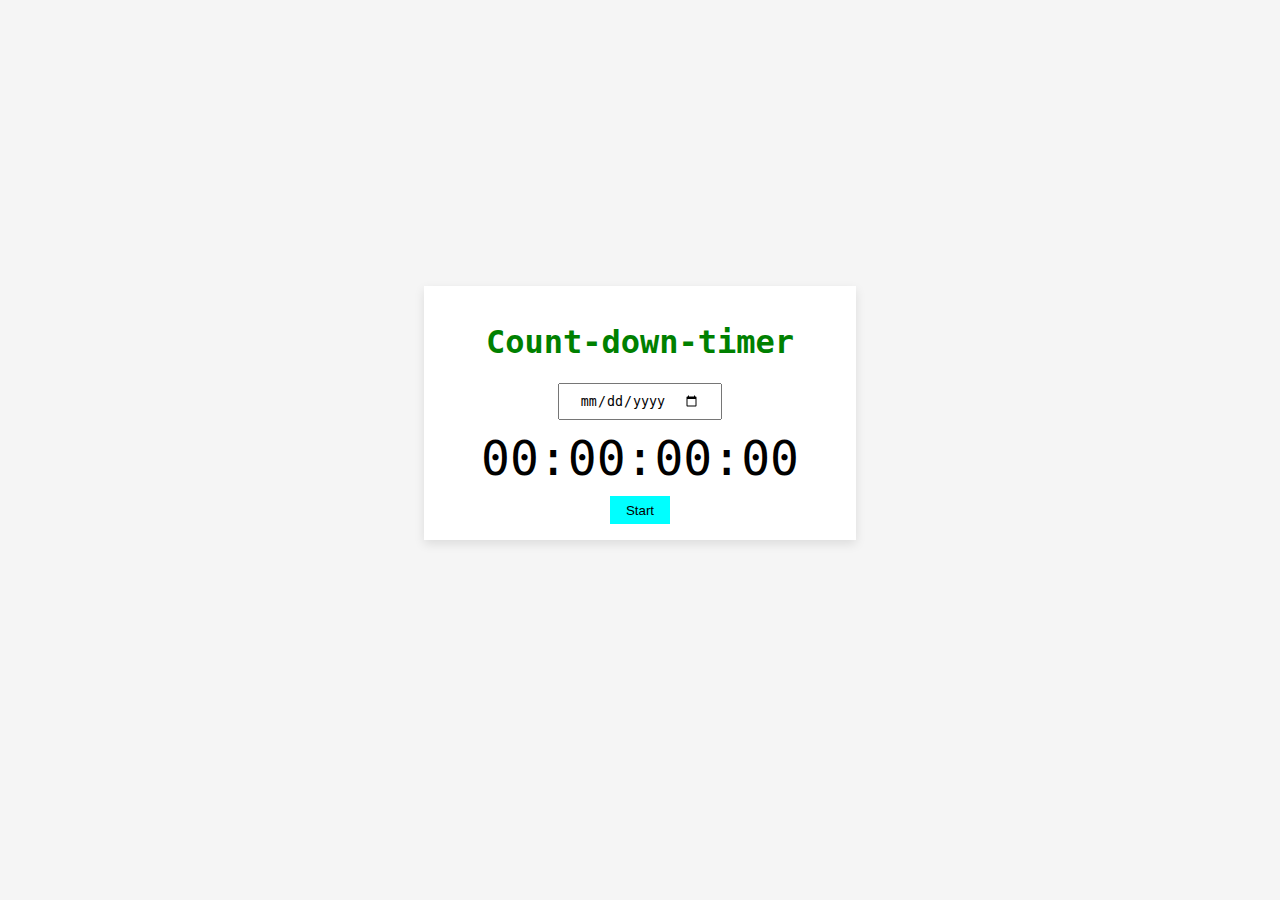
<file: count-down-timer/index.html>
<!DOCTYPE html>
<html lang="en">
<head>
    <meta charset="UTF-8">
    <meta name="viewport" content="width=device-width, initial-scale=1.0">
    <title>Countdown-timer</title>
    <link rel="stylesheet" href="styles.css">
</head>
<body>
    <div class="container">
        <h1>Count-down-timer</h1>
        <input class="input" type="date">
        <span class="timer">00:00:00:00</span>
        <button class="btn">Start</button>
    </div>
    <script src="script.js"></script>
</body>
</html>
</file>
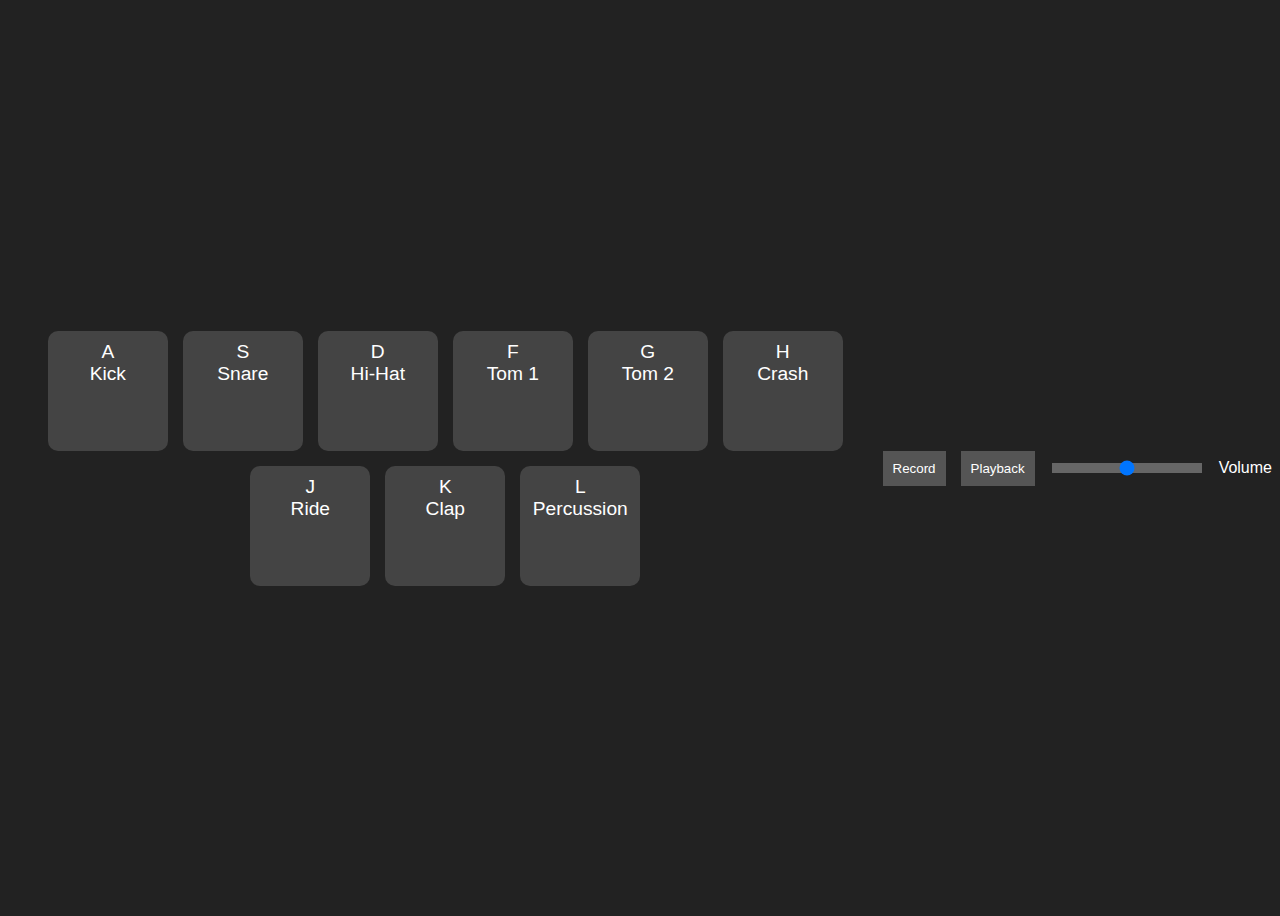
<file: drum-kit/index.html>
<!DOCTYPE html>
<html lang="en">
<head>
  <meta charset="UTF-8">
  <meta name="viewport" content="width=device-width, initial-scale=1.0">
  <title>Advanced Drum Kit</title>
  <link rel="stylesheet" href="styles.css">
</head>
<body>
  <div class="drum-kit">
    <div class="drum" data-key="65" id="kick">A<br>Kick</div>
    <div class="drum" data-key="83" id="snare">S<br>Snare</div>
    <div class="drum" data-key="68" id="hihat">D<br>Hi-Hat</div>
    <div class="drum" data-key="70" id="tom1">F<br>Tom 1</div>
    <div class="drum" data-key="71" id="tom2">G<br>Tom 2</div>
    <div class="drum" data-key="72" id="crash">H<br>Crash</div>
    <div class="drum" data-key="74" id="ride">J<br>Ride</div>
    <div class="drum" data-key="75" id="clap">K<br>Clap</div>
    <div class="drum" data-key="76" id="perc">L<br>Percussion</div>
  </div>

  <div class="controls">
    <button id="record">Record</button>
    <button id="playback">Playback</button>
    <input type="range" id="volume" min="0" max="1" step="0.1" value="0.5">
    <label for="volume">Volume</label>
  </div>

  <script src="script.js"></script>
</body>
</html>
</file>
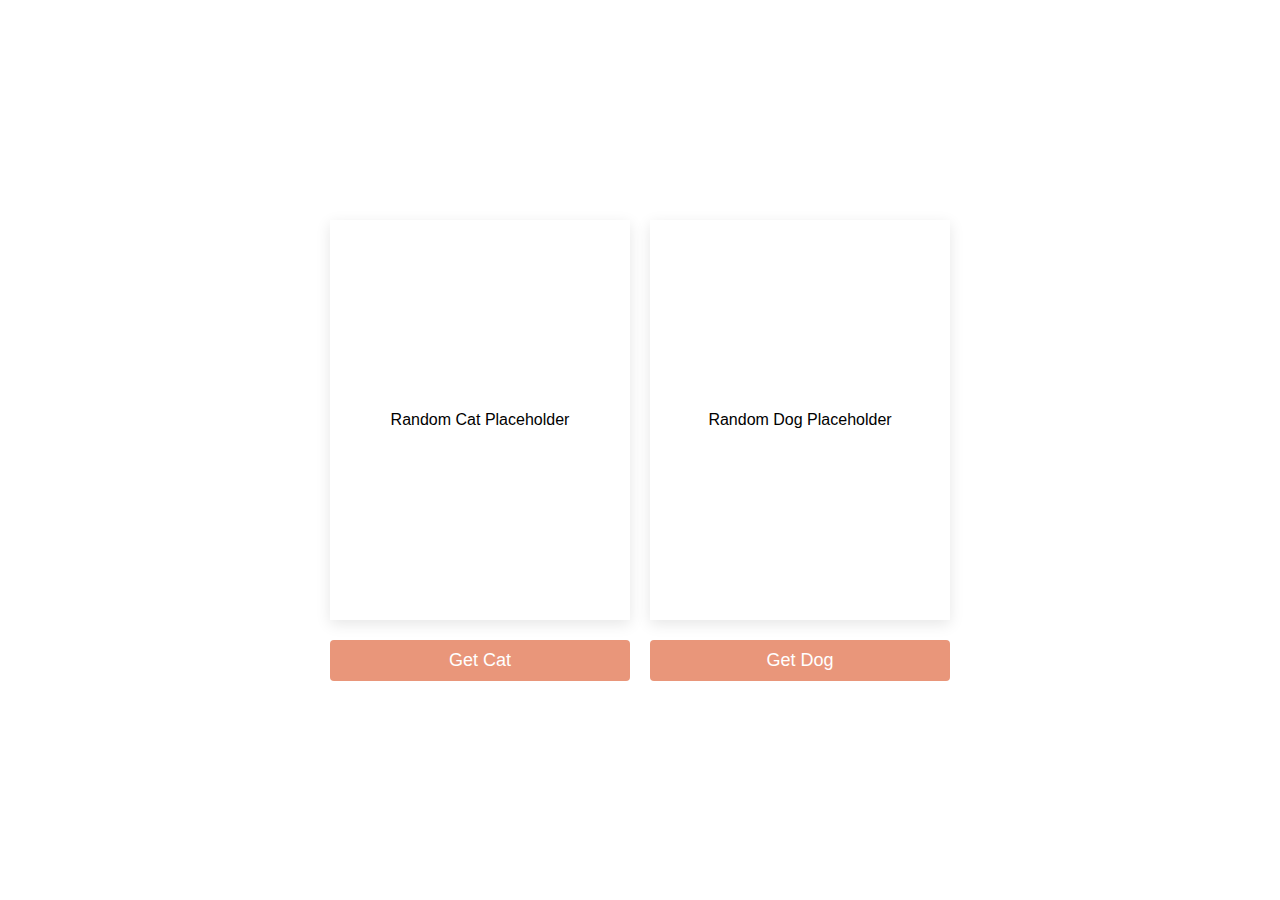
<file: fetch-api/index.html>
<!DOCTYPE html>
<html lang="en">
<head>
    <meta charset="UTF-8">
    <meta name="viewport" content="width=device-width, initial-scale=1.0">
    <title>Fetch-Api</title>
    <link rel="stylesheet" href="styles.css">
</head>
<body>
    <div class="results">
        <div id="cat_result" class="result">
            <p>Random Cat Placeholder</p>
        </div>
        <div id="dog_result" class="result">
            <p>Random Dog Placeholder</p>
        </div>
    </div>
     <div class="buttons">
        <button id="cat_btn">Get Cat</button>
        <button id="dog_btn">Get Dog</button>
     </div>
    <script src="script.js"></script>
</body>
</html>
</file>
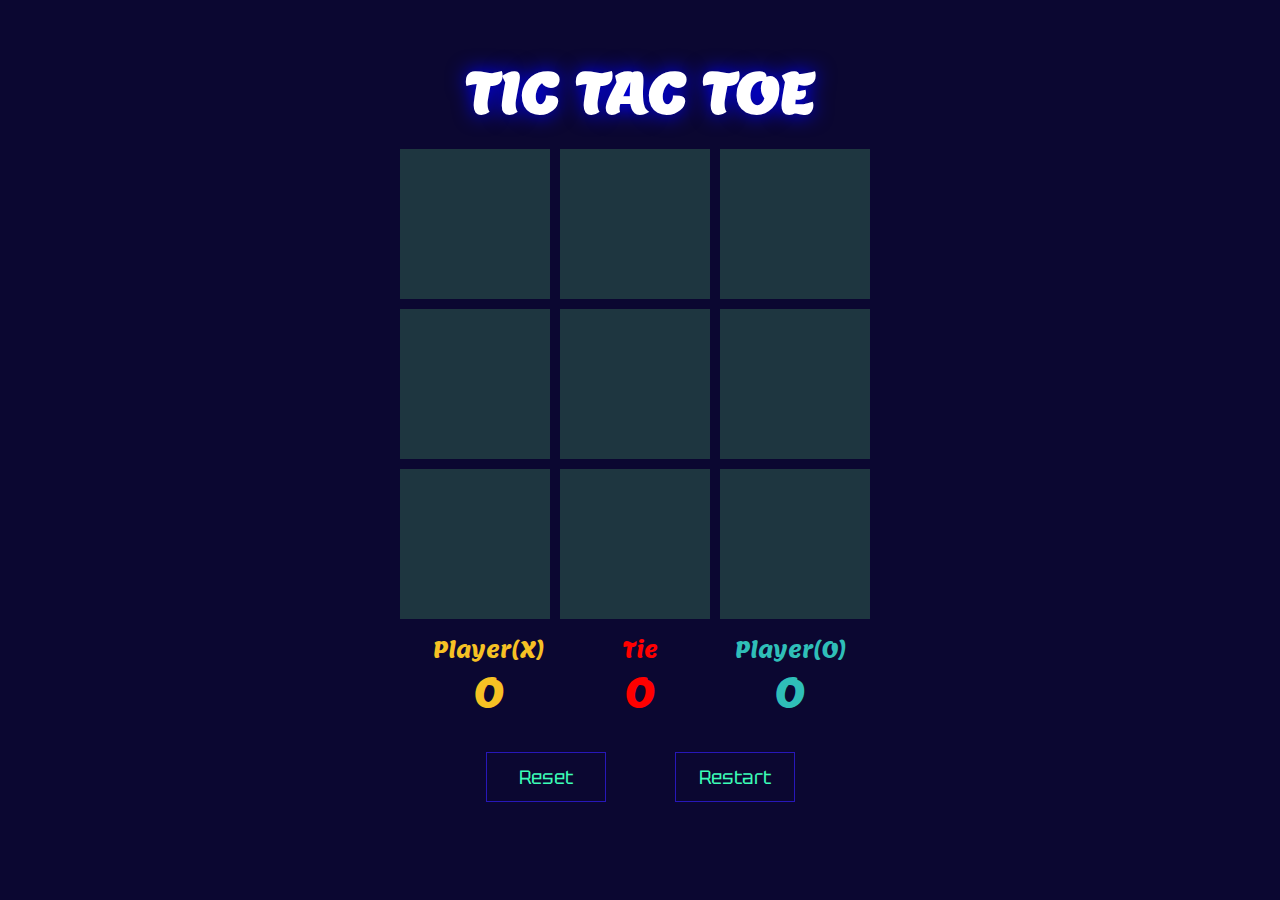
<file: my-Tic-Tac-Toe/index.html>
<!DOCTYPE html>
<html lang="en">
  <head>
    <meta charset="UTF-8" />
    <meta name="viewport" content="width=device-width, initial-scale=1.0" />
    <title>tic-tac-toe</title>
    <link rel="stylesheet" href="styles.css" />
  </head>
  <body>
    <div class="game-container">
      <h1 class="game-title">Tic Tac Toe</h1>
      <div class="box-grid">
        <button id="1" class="box"></button>
        <button id="2" class="box"></button>
        <button id="3" class="box"></button>
        <button id="4" class="box"></button>
        <button id="5" class="box"></button>
        <button id="6" class="box"></button>
        <button id="7" class="box"></button>
        <button id="8" class="box"></button>
        <button id="9" class="box"></button>
      </div>
      <div class="players-container">
        <div class="player-score">
          <span class="player-1">Player(X)</span><br />
          <span class="player-1-score">0</span>
        </div>
        <div class="player-score">
          <span class="tie">Tie</span><br />
          <span class="tie-score">0</span>
        </div>
        <div class="player-score">
          <span class="player-2">Player(O)</span><br />
          <span class="player-2-score">0</span>
        </div>
      </div>
      <div class="buttons">
        <button class="btn reset">Reset</button>
        <button class="btn restart">Restart</button>
      </div>
      <audio id="winSound" src="wining.mp3" preload="auto"></audio>
      <audio id="tieSound" src="no-winner.mp3" preload="auto"></audio>
    </div>
    <script src="script.js"></script>
  </body>
</html>
</file>
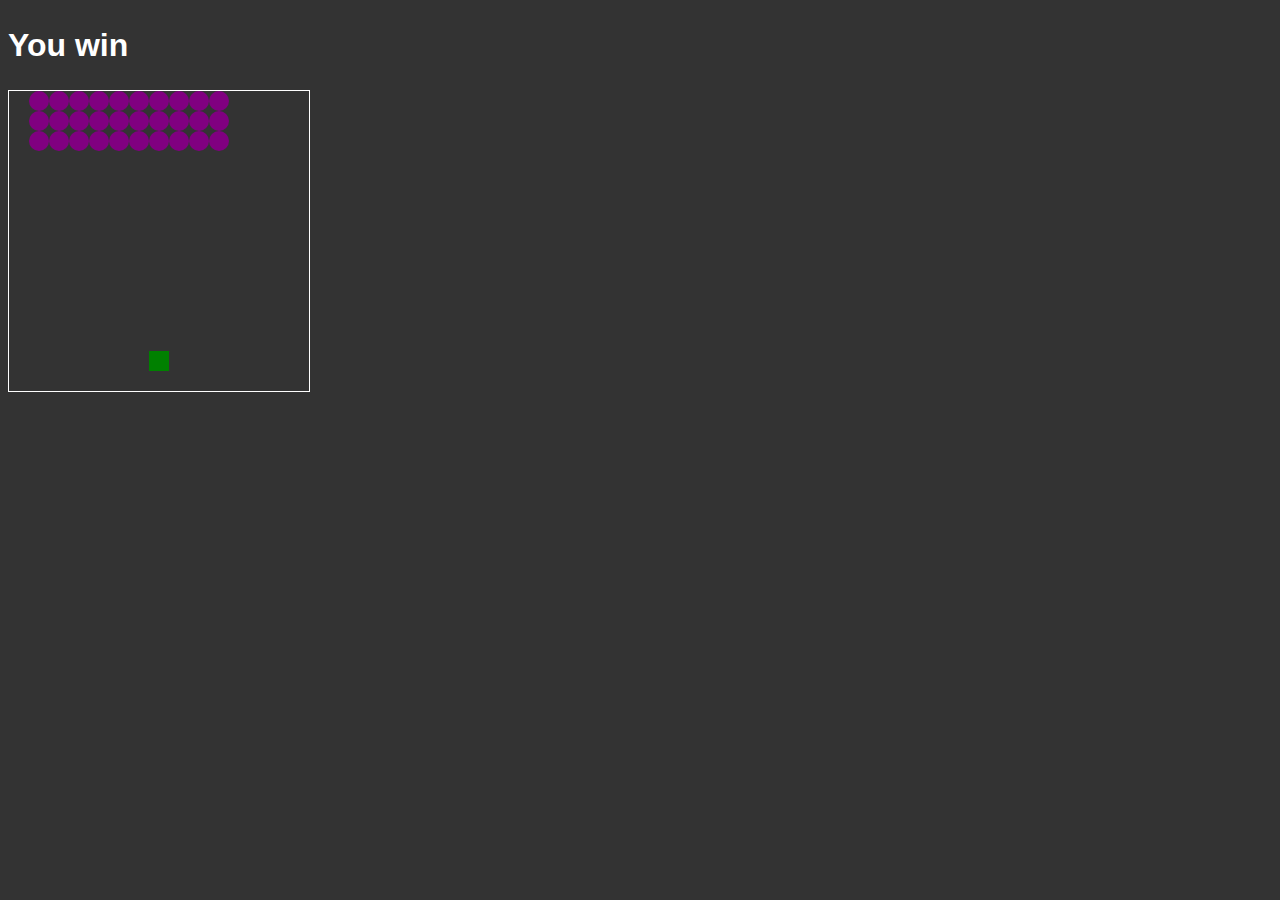
<file: space-invaders-game/index.html>
<!DOCTYPE html>
<html lang="en">
<head>
    <meta charset="UTF-8">
    <meta name="viewport" content="width=device-width, initial-scale=1.0">
    <title>space-invaders</title>
    <link rel="stylesheet" href="styles.css">
</head>
<body>
    <div class="container">
        <h2 class="result">You win</h2>
        <div class="grid"></div>
    </div>

    <script src="script.js"></script>
</body>
</html>
</file>
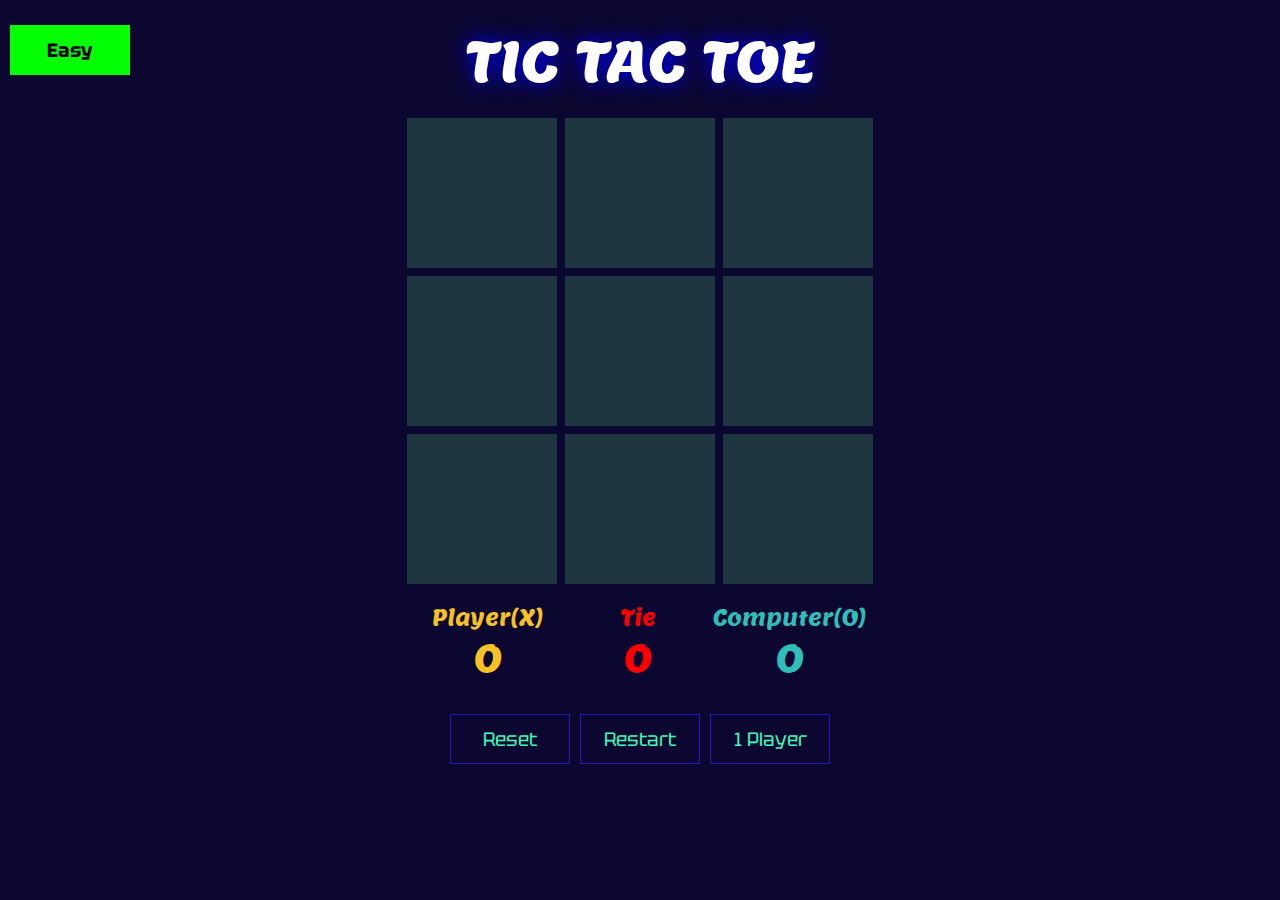
<file: tic-tac-toe/index.html>
<!DOCTYPE html>
<html>
    <head>
        <meta charset="utf-8">
        <meta http-equiv="X-UA-Compatible" content="IE=edge">
        <title>Tic Tac Toe</title>
        <meta name="description" content="">
        <meta name="viewport" content="width=device-width, initial-scale=1">
        <link rel="stylesheet" href="styles.css">
    </head>
    <body>
        <buttton class="change-difficulty noSelect">Easy</buttton>
        <div class="game-container noSelect">
            <div class="header">tic tac toe</div>
            <div class="game-board">
                <div class="cell" id="cell-1"></div>
                <div class="cell" id="cell-2"></div>
                <div class="cell" id="cell-3"></div>
                <div class="cell" id="cell-4"></div>
                <div class="cell" id="cell-5"></div>
                <div class="cell" id="cell-6"></div>
                <div class="cell" id="cell-7"></div>
                <div class="cell" id="cell-8"></div>
                <div class="cell" id="cell-9"></div>
            </div>
            <div class="game-result-container">
                <div class="box-result gold win-x">
                    <p class="player-name-1">player(x)</p>
                    <p class="res-num" id="pt-x">0</p>
                </div>
                <div class="box-result red no-win">
                    <p>tie</p>
                    <p class="res-num" id="pt-tie">0</p>
                </div>
                <div class="box-result blue win-o">
                    <p class="player-name-2">computer(o)</p>
                    <p class="res-num" id="pt-o">0</p>
                </div>
            </div>
            <div class="buttons">
                <button class="reset-btn btn">Reset</button>
                <button class="restart-btn btn">Restart</button>
                <button class="change-mode btn">1 Player</button>
            </div>
        </div>
        <div class="warning-box choose-box">
            <h2>You will lose the data for the current mode. Continue?</h2>
            <div class="choose-btns">
                <button class="yes-btn btn choose-btn-1">Yes</button>
                <button class="no-btn btn choose-btn-2">No</button>
            </div>
        </div>
        <div class="difficulty-box choose-box">
            <h2>Choose difficulty vs Computer</h2>
            <div class="choose-btns">
                <button class="easy-btn btn choose-btn-1">Easy</button>
                <button class="hard-btn btn choose-btn-2">Impossible</button>
            </div>
        </div>
        <audio id="winSound" src="wining.mp3" preload="auto"></audio>
        <audio id="tieSound" src="no-winner.mp3" preload="auto"></audio>
        <script src="script.js" async></script>
    </body>
</html>
</file>
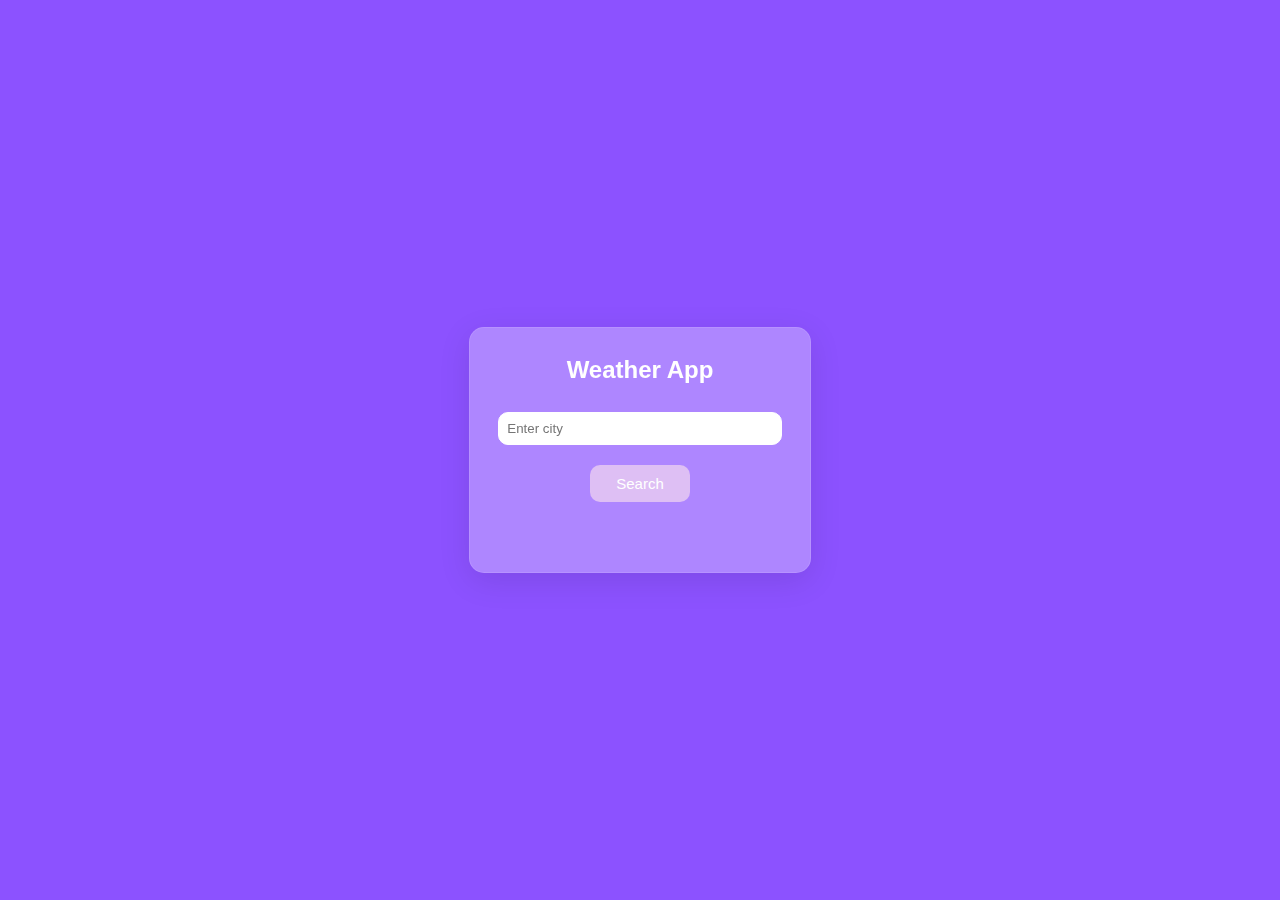
<file: weather-app/index.html>
<!DOCTYPE html>
<html lang="en">
<head>
    <meta charset="UTF-8">
    <meta name="viewport" content="width=device-width, initial-scale=1.0">
    <title>Weather App</title>
    <link rel="stylesheet" href="./styles.css">
</head>
<body>
    <div id="weather-container">
        <h2>Weather App</h2>
        <input type="text" id="city" placeholder="Enter city">
        <button onclick="getWeather()">Search</button>

        <img id="weather-icon" alt="Weather Icon">

        <div id="temp-div"></div>

        <div id="weather-info"></div>

        <div id="hourly-forecast"></div>
    </div>
    <script src="./script.js"></script>
</body>
</html>
</file>
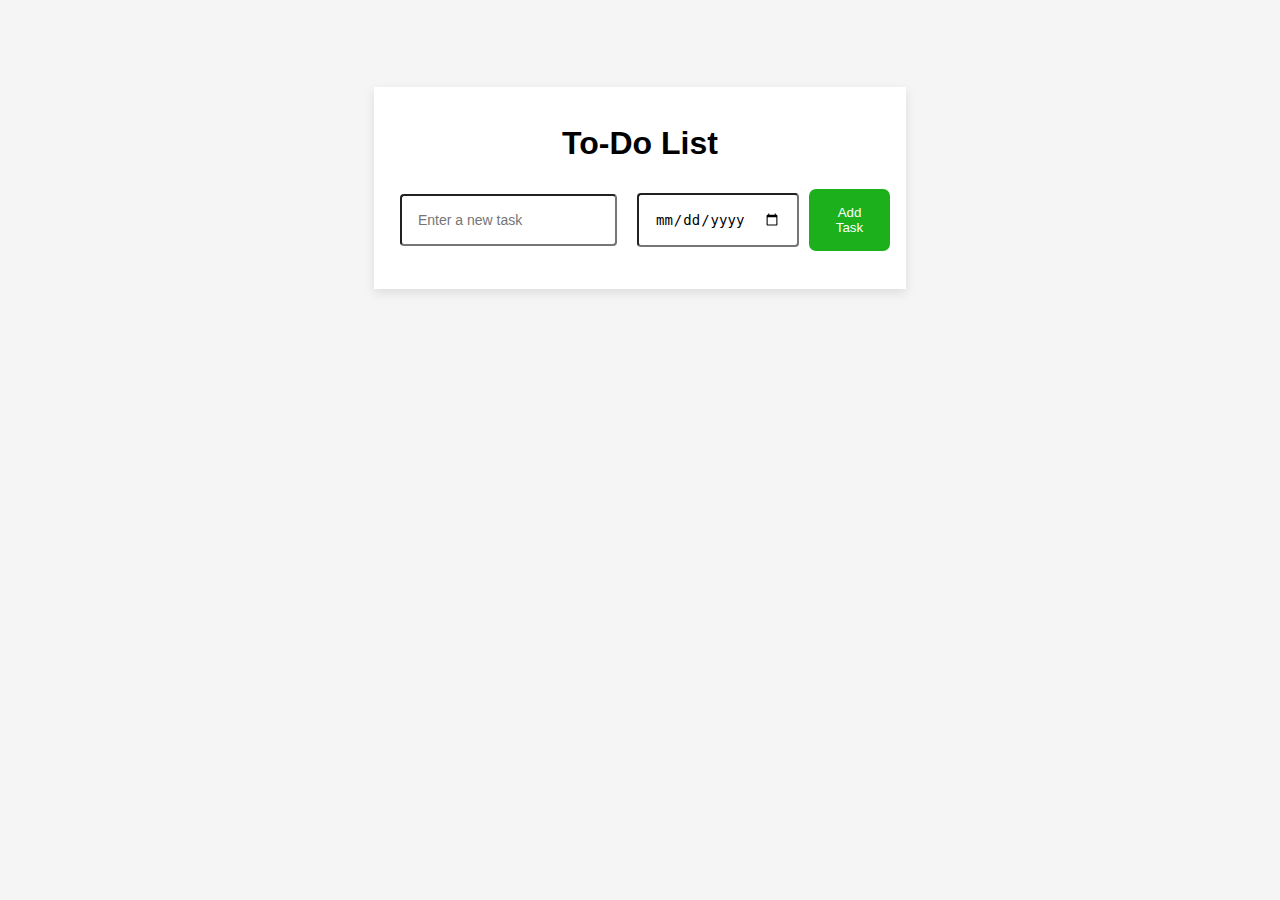
<file: to-do-list/home.html>
<!DOCTYPE html>
<html lang="en">
<head>
    <meta charset="UTF-8">
    <meta name="viewport" content="width=device-width, initial-scale=1.0">
    <title>My-To-Do-List</title>
    <link rel="stylesheet" href="home.css">
</head>
<body>
    <div class="container">
        <h1 class="todo-title">To-Do List</h1>
        <div class="task-input">
            <input class="task-text" placeholder="Enter a new task" input="text">
            <input class="task-date" type="date">
            <button class="btn add-btn">Add Task</button>
        </div>
        <ul class="task-list"></ul>       
    </div>

    <script src="home.js"></script>
</body>
</html>
</file>
<file: count-down-timer/styles.css>
body{
    font-family: monospace;
    height: 90vh;
    display: flex;
    align-items: center;
    justify-content: center;
    background-color: whitesmoke;
    font-size: 1rem;
}
.container{
    background-color: white;
    box-shadow: 0 4px 10px rgba(0, 0, 0, 0.1);
    padding: 1rem;
    display: flex;
    flex-flow: column nowrap;
    text-align: center;
    align-items: center;
    width: 100%;
    max-width: 400px;
}
.input{
    padding: 8px 20px;
    margin-bottom: 10px;
}
h1{
    color: green;
}
.timer{
    font-size: 3rem;
}
.btn{
    padding: 0.4rem 1rem;
    margin-top: 10px;
    background-color: aqua;
    border: none;
}
</file>
<file: drum-kit/styles.css>
body {
    display: flex;
    justify-content: center;
    align-items: center;
    height: 100vh;
    background-color: #222;
    color: white;
    font-family: sans-serif;
  }
  
  .drum-kit {
    display: flex;
    flex-wrap: wrap;
    justify-content: center;
    gap: 15px;
  }
  
  .drum {
    width: 100px;
    height: 100px;
    background: #444;
    border-radius: 10px;
    text-align: center;
    padding: 10px;
    cursor: pointer;
    user-select: none;
    font-size: 1.2rem;
    transition: 0.1s ease;
  }
  
  .drum.active {
    background-color: #ff6347;
    box-shadow: 0 0 10px rgba(255, 99, 71, 0.5);
  }
  
  .controls {
    margin-top: 20px;
    display: flex;
    gap: 15px;
    align-items: center;
  }
  
  input[type="range"] {
    appearance: none;
    width: 150px;
    height: 10px;
    background: #666;
  }
  
  button {
    background-color: #555;
    border: none;
    color: white;
    padding: 10px;
    cursor: pointer;
    transition: 0.2s ease;
  }
  
  button:hover {
    background-color: #777;
  }
</file>
<file: fetch-api/styles.css>
body{
    background-image: linear-gradient((180deg, rgba(247, 247, 247, 1) 23.8%, rgba(242, 221, 221, 1) 92%));
    font-family: sans-serif;
    display: flex;;
    align-items: center;
    justify-content: center;
    flex-direction: column;
    height: 100vh;
    margin: 0;
}
.results {
    display: flex;
    align-items: center;
    justify-content: center;
}
.result {
    display: flex;
    align-items: center;
    box-shadow: 0 4px 14px rgba(0, 0, 0, 0.1);
    justify-content: center;
    background-color: #fff;
    margin: 10px;
    height: 400px;
    width: 300px;
}
.result img {
    object-fit: cover;
    width: 100%;
    height: 100%;
}
.buttons{
    display: flex;
    align-items: center;
    justify-content: center;
}
button{
    background-color: darksalmon;
    border: 0;
    border-radius: 4px;
    color: #fff;
    font-size: 18px;
    padding: 10px;
    margin: 10px;
    width: 300px;
}
button:active {
    transform: scale(0.98);
}
</file>
<file: my-Tic-Tac-Toe/styles.css>
@import url('https://fonts.googleapis.com/css2?family=Lemon&family=Open+Sans:wght@300;400&family=Tektur&display=swap');

:root {
    --background-color: #0b0731;
    --header-text-color: white;
    --cell-background: #1e3640;
    --gold-color: #f6c124;
    --blue-color: #2fbeb8;
    --border-color: #2717b9;
    --button-text-color: #3cfdb7;
    --lose-color: red;
    --win-color: #04ff04;
}

*{
    box-sizing: border-box;
    padding: 0;
    margin: 0;
}
body{
    font-family: 'Lemon', serif;
    background-color: var(--background-color);
    position: relative;
}
.result{
    left: 10;
    width: 600px;
    color: coral;
    font-size: 4rem;
    position: fixed;
    top: 180px;

}
.game-container{
    max-width: 600px;
    margin: 40px auto;
    padding: 1rem;
    box-sizing: border-box;
    text-align: center;
}
.game-title{
    font-size: 3.5rem;
    text-transform: uppercase;
    color: var(--header-text-color);
    text-shadow: 0px 0px 20px blue;
    margin-bottom: 20px;
}
.box-grid{
    display: grid;
    grid-template-columns: repeat(3, 160px);
    place-content: center;
    row-gap: 10px;
}
.box{
    padding: 1rem;
    width: 150px;
    height: 150px;
    font-size: 5rem;
    display: flex;
    justify-content: center;
    align-items: center;
    background-color: var(--cell-background);
    border: none;
    cursor: pointer;
}
.players-container{
    display: flex;
    justify-content: space-evenly;
    margin: 17px auto;   
    font-size: 1.3rem;
}

.player-score:first-child{
    color: var(--gold-color);
}
.player-1-score{
    font-size: 2.7rem;
}
.tie-score{
    font-size: 2.7rem;
}
.player-2-score{
    font-size: 2.7rem;
}
.player-score:last-child{
    color: var(--blue-color);
}
.player-score:nth-child(2){
    color: var(--lose-color);
}
.gold {
    color: var(--gold-color);
}
.blue{
    color: var(--blue-color);
}

.btn{
    padding: 0.7rem 1.2rem;
    margin: 1rem 2rem;
    font-size: 1.2rem;
    background-color: inherit;
    color: var(--button-text-color);
    outline: none;
    border: 1px solid;
    border-color: var(--border-color);
    cursor: pointer;
    font-family: 'Tektur', sans-serif;
    width: 120px;
    height: 50px;
}
.btn:active {
    transform: scale(0.96);
}
.win {
    color: var(--win-color);
    text-shadow: 0 0 20px green, 0 0 20px green, 0 0 20px green;
    animation: win 0.3s;
}

@keyframes win {
    from {
        font-size: 0;
    }
    to {
        font-size: 8rem;
    }
}
.lose {
    opacity: 0.5;
}
</file>
<file: space-invaders-game/styles.css>
body{
    background-color: #333;
    color: white;
    font-family: 'Segoe UI', Tahoma, Geneva, Verdana, sans-serif;  
}
.result{
    font-size: 2rem;
}
.grid{
    border: 1px solid white;
    width: 300px;
    height: 300px;
    display: flex;
    flex-wrap: wrap;
}
.grid div{
    width: 20px;
    height: 20px;
}
.invader{
    border-radius: 10px;
    background-color: purple;
}
.shooter{
    background-color: green;
}
.laser{
    background-color: yellow;
}
.boom{
    background-color: red;
}
</file>
<file: tic-tac-toe/styles.css>
@import url('https://fonts.googleapis.com/css2?family=Lemon&family=Open+Sans:wght@300;400&family=Tektur&display=swap');

:root {
    --background-color: #0b0731;
    --header-text-color: white;
    --cell-background: #1e3640;
    --gold-color: #f6c124;
    --blue-color: #2fbeb8;
    --border-color: #2717b9;
    --button-text-color: #3cfdb7;
    --lose-color: red;
    --win-color: #04ff04;
}

* {
    margin: 0;
    padding: 0;
    box-sizing: border-box;
}

body {
    width: 100%;
    background-color: var(--background-color);
    padding-top: 25px;
    display: flex;
    justify-content: center;
}

.header {
    font-family: 'Lemon', serif;
    font-size: 3.5rem;
    text-transform: uppercase;
    color: var(--header-text-color);
    text-shadow: 0px 0px 20px blue;
}

.game-container {
    width: 600px;
    height: 100%;
    background-color: var(--background-color);
    display: flex;
    flex-direction: column;
    align-items: center;
    gap: 20px;
    padding-bottom: 0;
}

.game-board {
    display: grid;
    grid-template-columns: repeat(3, 150px);
    grid-template-rows: repeat(3, 150px);
    gap: 8px;
    cursor: pointer;
}

.cell {
    width: 100%;
    background-color: var(--cell-background);
    display: flex;
    justify-content: center;
    align-items: center;
    font-size: 8rem;
    font-family: 'Open Sans', sans-serif;
}

.gold {
    color: var(--gold-color);
}

.blue {
    color: var(--blue-color);
}

.game-result-container {
    width: 454px;
    height: 90px;
    display: grid;
    grid-template-columns: repeat(3, 1fr);
    font-family: 'Lemon', serif;
}

.box-result {
    display: flex;
    flex-direction: column;
    font-size: 1.3rem;
    text-transform: capitalize;
    text-align: center;
}

.shadePlayer {
    color: #1d4e63 !important;
}

.res-num {
    font-size: 2.5rem;
}

.change-difficulty {
    width: 120px;
    height: 50px;
    position: absolute;
    left: 10px;
    display: flex;
    justify-content: center;
    align-items: center;
    outline: none;
    border: none;
    cursor: pointer;
    background-color: #04ff04;
    color: black;
    font-weight: 700;
    font-family: 'Tektur', sans-serif;
    font-size: 1.2rem;
}

.change-difficulty:active {
    transform: scale(0.98);
}

.buttons {
    display: flex;
    gap: 10px;
}

.red {
    color: var(--lose-color);
}

.btn {
    font-family: 'Tektur', sans-serif;
    font-size: 1.2rem;
    width: 120px;
    height: 50px;
    display: flex;
    justify-content: center;
    align-items: center;
    outline: none;
    border: 1px solid;
    border-color: var(--border-color);
    background-color: inherit;
    color: var(--button-text-color);
    cursor: pointer;
}

.btn:active {
    transform: scale(0.96);
}

.win {
    color: var(--win-color);
    text-shadow: 0 0 20px green, 0 0 20px green, 0 0 20px green;
    animation: win 0.3s;
}

@keyframes win {
    from {
        font-size: 0;
    }
    to {
        font-size: 8rem;
    }
}

.lose {
    opacity: 0.5;
}

.noSelect {
    -webkit-tap-highlight-color: transparent;
    -webkit-touch-callout: none;
    -webkit-user-select: none;
    -khtml-user-select: none;
    -moz-user-select: none;
    -ms-user-select: none;
    user-select: none;
}

.warning-box {
    display: none;
}

.difficulty-box {
    display: none;
}

.choose-box {
    position: absolute;
    width: 466px;
    height: 61%;
    top: 15%;
    flex-direction: column;
    gap: 80px;
    padding: 160px 0;
    text-align: center;
    font: 0.9rem 'Tektur';
    color: red;
    background-color: #021c27f3;
}

.choose-btns {
    display: flex;
    justify-content: center;
}

.choose-btn-2 {
    background-color: red;
    color: black;
    border: none;
}

.choose-btn-1 {
    background-color: #04ff04;
    color: black;
    border: none;
    margin-right: 50px;
}

@media screen and (max-width: 500px) {
    .header {
        font-size: 3em;
        text-align: center;
    }
    .cell {
        font-size: 5rem;
    }
    .game-container {
        width: 400px;
        gap: 50px;
    }
    .game-board {
        grid-template-columns: repeat(3, 110px);
        grid-template-rows: repeat(3, 110px);
    }
    .game-result-container {
        width: 316px;
    }
    .box-result {
        font-size: 0.9rem;
    }
    .btn {
        font-size: 0.9rem;
        width: 100px;
    }
    .choose-box {
        font-size: 0.7rem;
        gap: 60px;
        padding: 100px 0;
        width: 346px;
    }
    .warning-box {
        height: 52%;
    }
    .difficulty-box {
        top: 18.6%;
        height: 48.5%;
    }
    .change-difficulty {
        font-size: 0.9rem;
        width: 90px;
        height: 30px;
        left: calc(50% - 45px);
        bottom: 80px;
    }
    @keyframes win {
        from {
            font-size: 0;
        }
        to {
            font-size: 5rem;
        }
    }
}
</file>
<file: weather-app/styles.css>
body {
    background: #8C52FF;
    font-family: 'Segoe UI', Tahoma, Geneva, Verdana, sans-serif;
    display: flex;
    align-items: center;
    justify-content: center;
    height: 100vh;
    margin: 0;
}

#weather-container {
    background: rgba(255, 255, 255, 0.3);
    max-width: 400px;
    padding: 20px;
    border-radius: 15px;
    box-shadow: 0 8px 32px rgba(0, 0, 0, 0.1);
    backdrop-filter: blur(10px);
    border: 1px solid rgba(255, 255, 255, 0.1);
    text-align: center;
}

h2, label, p {
    color: #fff;
    margin: 8px 0;
}

input {
    width: calc(100% - 16px);
    padding: 8px;
    box-sizing: border-box;
    border-radius: 10px;
    border: 1px solid white;
    margin-top: 20px;
}

button {
    background: #debff4;
    color: white;
    padding: 10px;
    border: none;
    border-radius: 10px;
    cursor: pointer;
    margin-top: 20px;
    width: 100px;
    font-size: 15px;
}

button:hover {
    background: #8b48d7;
}

#temp-div p {
    font-size: 60px;
    margin-top: -30px;
}

#weather-info {
    font-size: 20px;
}

#weather-icon {
    width: 200px;
    height: 200px;
    margin: 0 auto 10px; 
    margin-bottom: 0;
    display: none;
}

#hourly-forecast {
    margin-top: 50px;
    overflow-x: auto;
    white-space: nowrap;
    display: flex;
    justify-content: space-between;
}

.hourly-item {
    flex: 0 0 auto;
    width: 80px;
    display: flex;
    flex-direction: column;
    align-items: center;
    margin-right: 10px;
    color: white;
}

.hourly-item img {
    width: 30px;
    height: 30px;
    margin-bottom: 5px;
}

#hourly-heading {
    color: #fff;
    margin-top: 10px;
}
</file>
<file: to-do-list/home.css>
body{
    font-family: Arial, sans-serif;
    display: flex;
    align-items: center;
    justify-content: center;
    height: 40vh;
    background-color: whitesmoke;
}
.container{
    width: 70%;
    max-width: 500px;
    padding: 1rem;
    text-align: center;
    box-shadow: 0 4px 10px rgba(0, 0, 0, 0.1);
    background-color: white;
}
.task-input{
    width: 100%;
    display: flex;
    justify-content: space-between;
    align-items: center;
}
.task-text, .task-date{
    padding: 1rem;
    border-radius: 4px;
    margin: 10px 10px;
    font-size: 14px;
}
.add-btn{
    padding: 1rem;
    color: white;
    background-color: rgb(29, 176, 29);
    border: none;
    border-radius: 7px;
}
.add-btn:hover{
    opacity: 0.9;
}
.task-list{
    list-style-type: none;   
    padding: 0;
}

li{
    padding: 10px;
    align-items: center;
    border-radius: 7px;
    text-align: start;
    border: 0.1px solid gray;
    display: grid;
    grid-template-columns: 1fr 1fr 80px 80px;
}
li button{
    margin: auto 10px;
    padding: 0.4rem;
    border: none;
    color: white;
    font-size: 0.9rem;
    border-radius: 7px;
    
}
li button:hover{
    opacity: 0.9;
}
.edit-btn{
    background-color: rgb(51, 129, 245);
}
.delete-btn{
    background-color: rgb(244, 40, 29);
}
.due-date{
    color: gray;
    font-size: 0.8rem;
}
</file>
